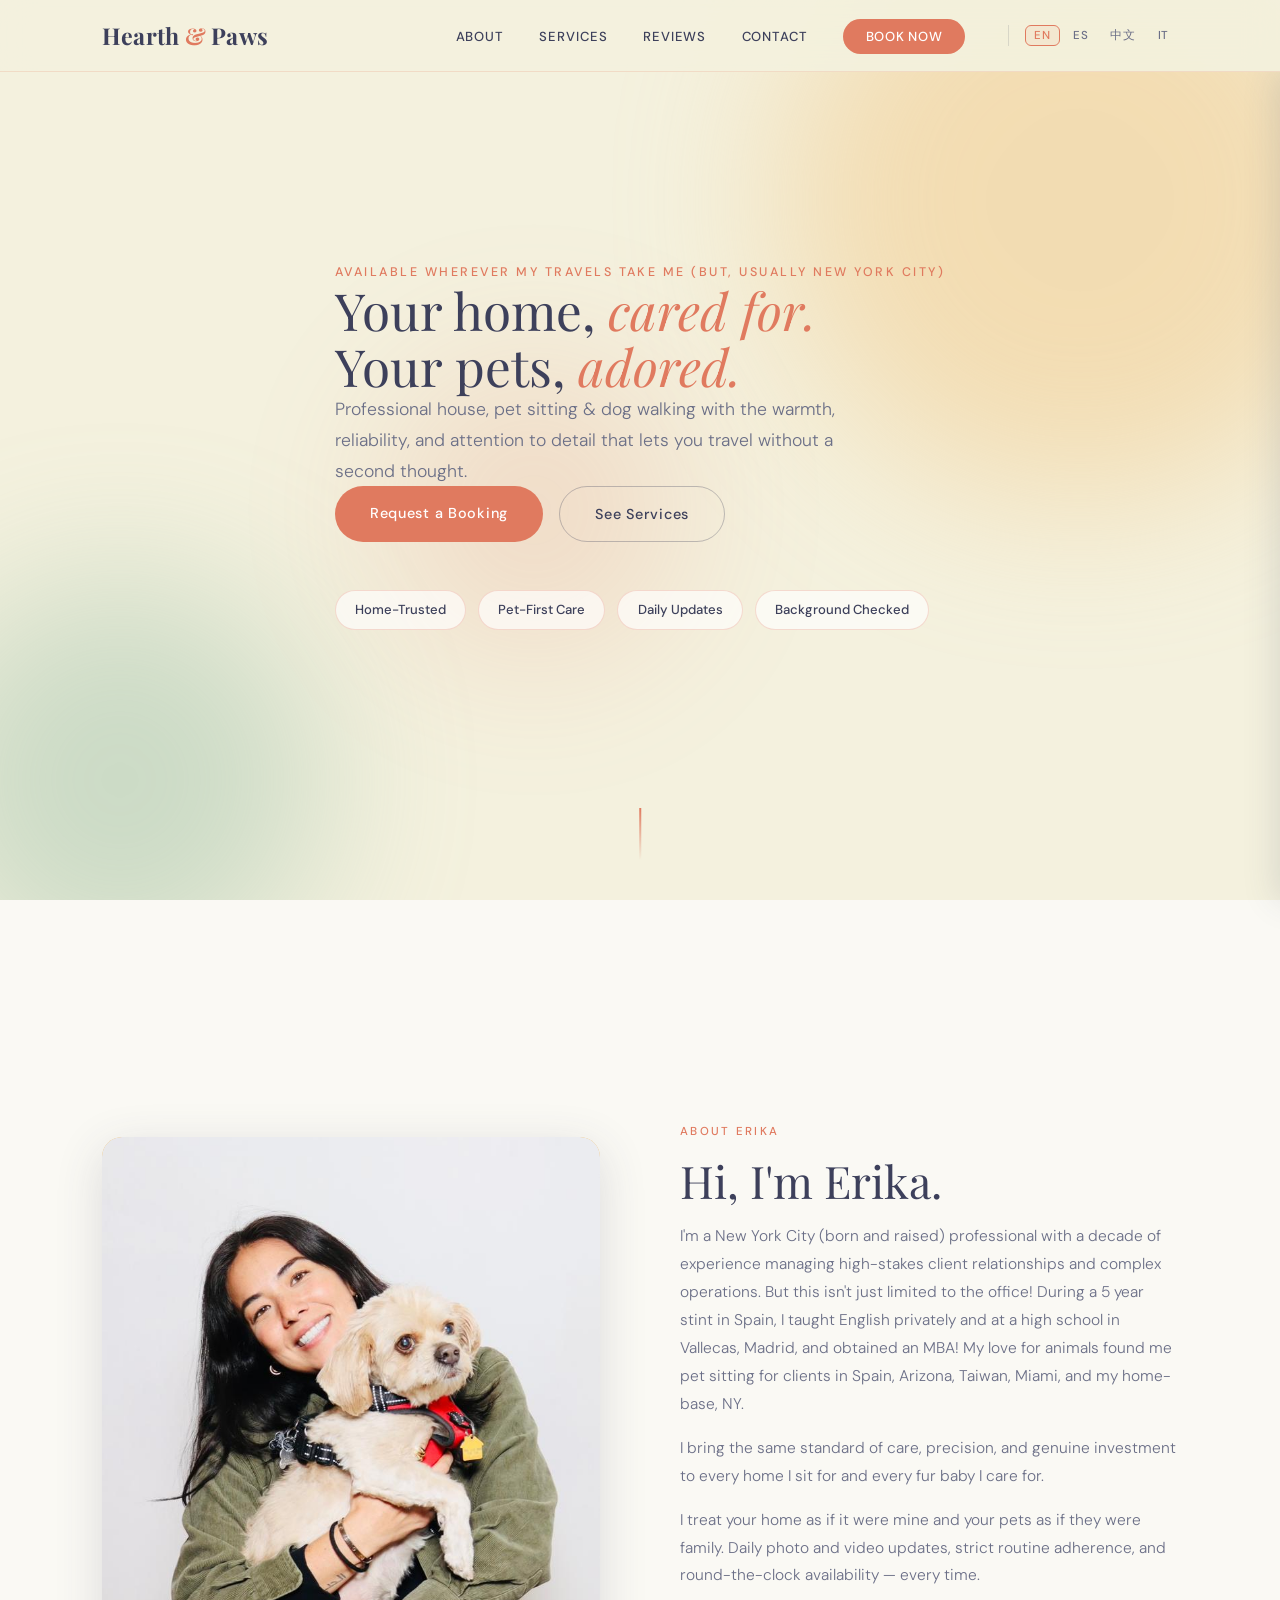
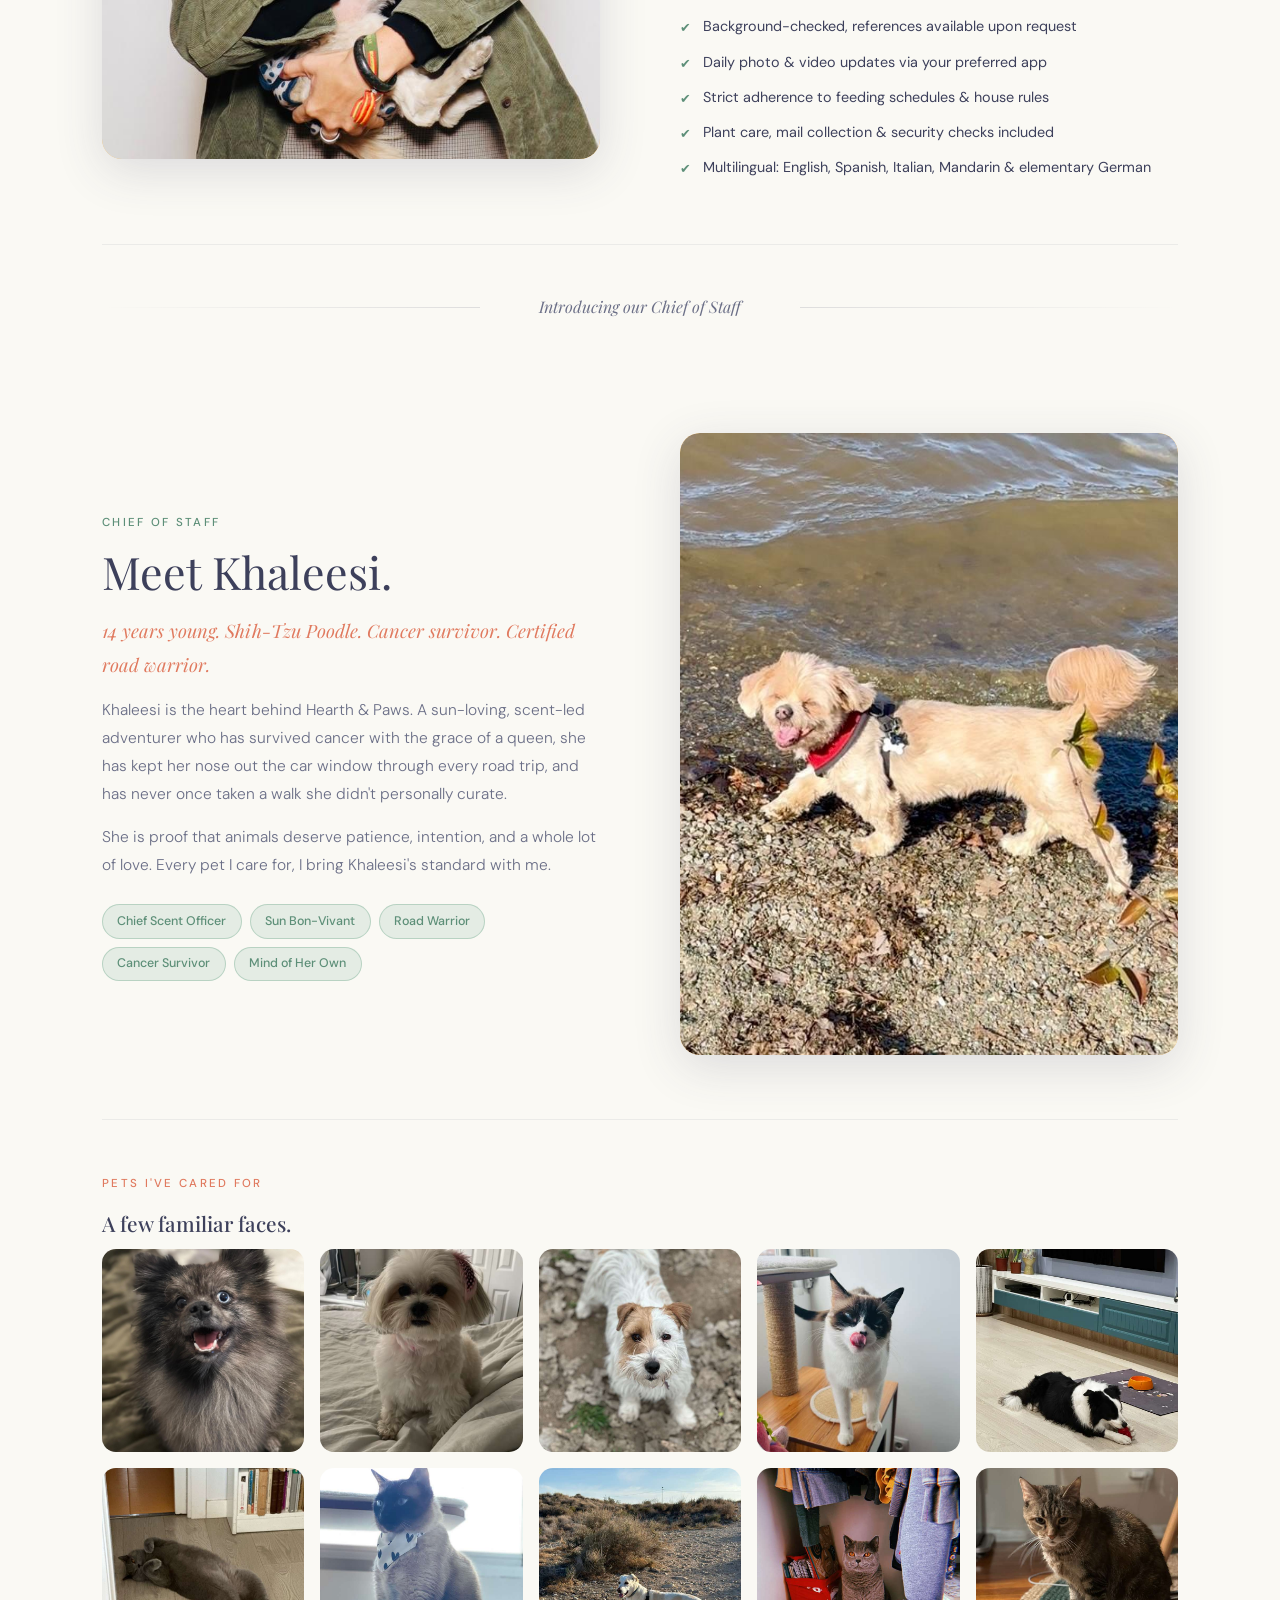
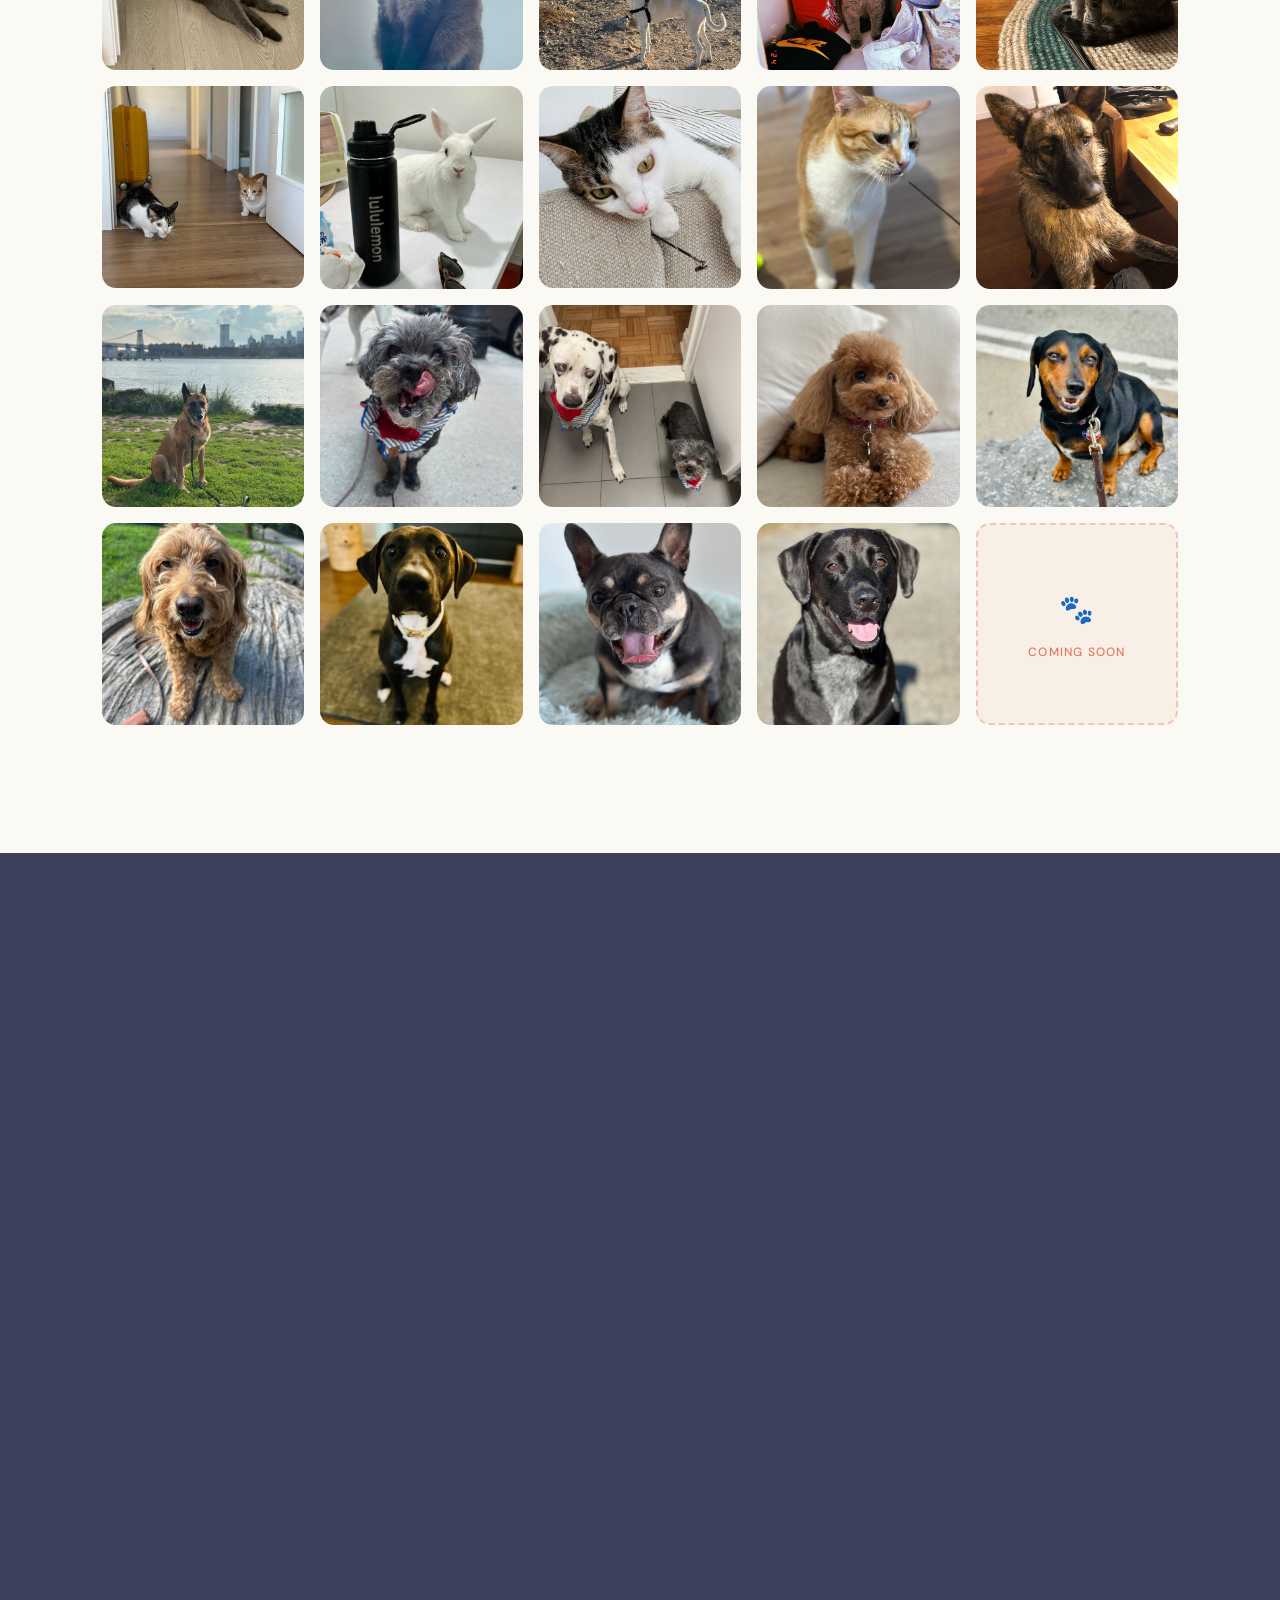
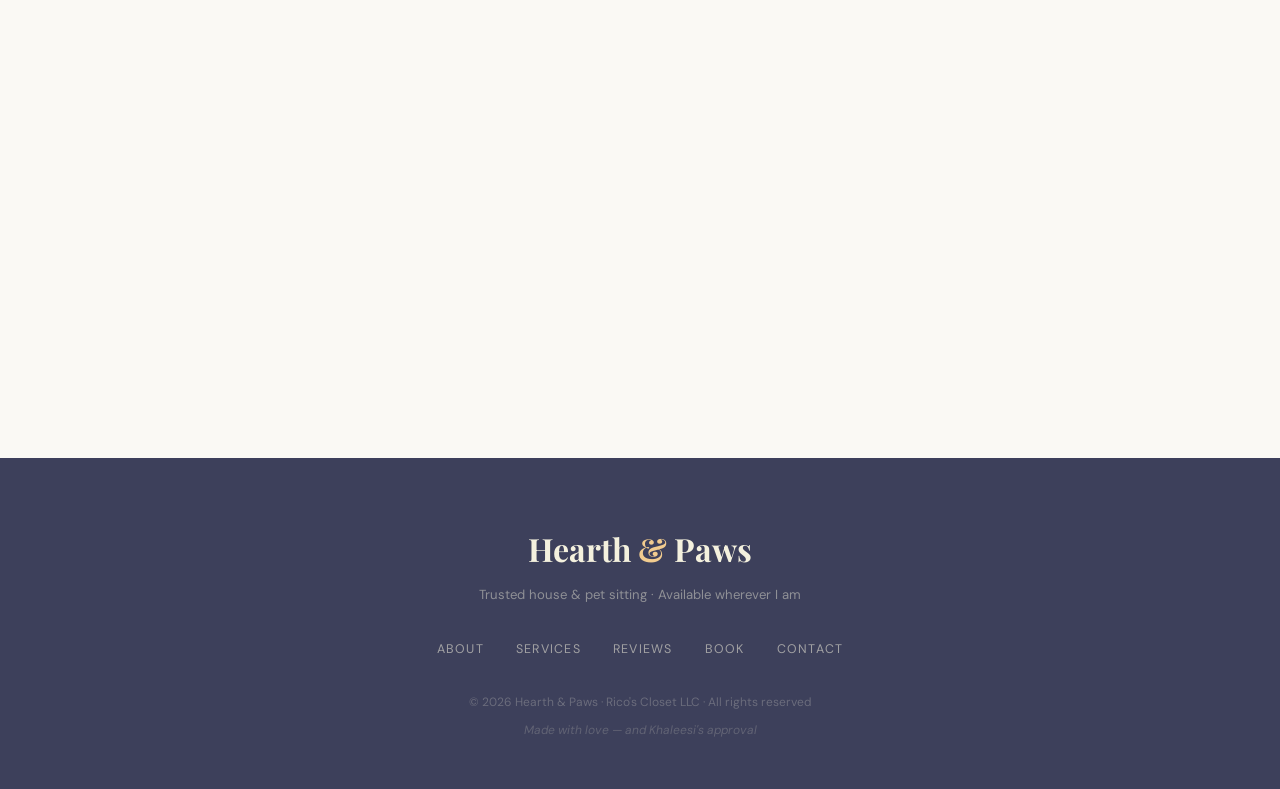
<file: index.html>
<!DOCTYPE html>
<html lang="en">
<head>
  <meta charset="UTF-8" />
  <meta name="viewport" content="width=device-width, initial-scale=1.0" />
  <title>Hearth & Paws — House & Pet Sitting by Erika</title>
  <meta name="description" content="Professional house and pet sitting in NYC & Miami. Trusted, caring, and detail-oriented. Meet Erika — and her Chief of Staff, Khaleesi." />
  <link rel="preconnect" href="https://fonts.googleapis.com">
  <link rel="preconnect" href="https://fonts.gstatic.com" crossorigin>
  <link href="https://fonts.googleapis.com/css2?family=Playfair+Display:ital,wght@0,400;0,500;0,700;1,400;1,500&family=DM+Sans:wght@300;400;500&display=swap" rel="stylesheet">
  <link rel="stylesheet" href="css/style.css" />
  <link rel="stylesheet" href="css/lang.css" />
  <link rel="manifest" href="/manifest.json">
  <link rel="apple-touch-icon" href="/icons/apple-touch-icon.png">
  <meta name="theme-color" content="#e07a5f">
</head>
<body>

  <!-- NAV -->
  <header class="nav-wrap" id="navWrap">
    <nav class="nav container">
      <a href="#home" class="nav-logo">Hearth <em>&</em> Paws</a>
      <ul class="nav-links">
        <li><a href="#about"    data-section="about"   ><span id="t-nav-about">About</span></a></li>
        <li><a href="#services" data-section="services"><span id="t-nav-services">Services</span></a></li>
        <li><a href="#reviews"  data-section="reviews" ><span id="t-nav-reviews">Reviews</span></a></li>
        <li><a href="#contact"  data-section="contact" ><span id="t-nav-contact">Contact</span></a></li>
        <li><a href="#book" class="nav-book" id="t-nav-book">Book Now</a></li>
        <li class="lang-switcher">
          <button class="lang-btn active" data-lang="en">EN</button>
          <button class="lang-btn" data-lang="es">ES</button>
          <button class="lang-btn" data-lang="zh">中文</button>
          <button class="lang-btn" data-lang="it">IT</button>
        </li>
      </ul>
      <button class="hamburger" id="hamburger" aria-label="Open menu">
        <span></span><span></span><span></span>
      </button>
    </nav>
  </header>

  <!-- MOBILE DRAWER -->
  <div class="drawer" id="drawer">
    <button class="drawer-close" id="drawerClose">✕</button>
    <a href="#about"    class="drawer-link" onclick="closeDrawer()"><span id="t-drawer-about">About</span></a>
    <a href="#services" class="drawer-link" onclick="closeDrawer()"><span id="t-drawer-services">Services</span></a>
    <a href="#reviews"  class="drawer-link" onclick="closeDrawer()"><span id="t-drawer-reviews">Reviews</span></a>
    <a href="#contact"  class="drawer-link" onclick="closeDrawer()"><span id="t-drawer-contact">Contact</span></a>
    <a href="#book"     class="drawer-link drawer-book" onclick="closeDrawer()"><span id="t-drawer-book">Book Now</span></a>
    <div class="drawer-lang">
      <button class="lang-btn active" data-lang="en">EN</button>
      <button class="lang-btn" data-lang="es">ES</button>
      <button class="lang-btn" data-lang="zh">中文</button>
      <button class="lang-btn" data-lang="it">IT</button>
    </div>
  </div>
  <div class="drawer-overlay" id="drawerOverlay" onclick="closeDrawer()"></div>

  <!-- SECTION: HOME -->
  <section class="page-section hero-section" id="home">
    <div class="hero-bg">
      <div class="orb orb-1"></div>
      <div class="orb orb-2"></div>
      <div class="orb orb-3"></div>
    </div>
    <div class="hero-inner container">
      <div class="hero-text">
        <p class="eyebrow animate-1" id="t-hero-location">Available Wherever My Travels Take Me (but, usually New York City)</p>
        <h1 class="animate-2" id="t-hero-h1">Your home, <em>cared for.</em><br>Your pets, <em>adored.</em></h1>
        <p class="hero-lead animate-3" id="t-hero-lead">Professional house, pet sitting &amp; dog walking with the warmth, reliability, and attention to detail that lets you travel without a second thought.</p>
        <div class="hero-actions animate-4">
          <a href="#book"     class="btn-primary" id="t-hero-btn1">Request a Booking</a>
          <a href="#services" class="btn-outline"  id="t-hero-btn2">See Services</a>
        </div>
      </div>
      <div class="hero-pills animate-5">
        <div class="pill" id="t-pill-1">Home-Trusted</div>
        <div class="pill" id="t-pill-2">Pet-First Care</div>
        <div class="pill" id="t-pill-3">Daily Updates</div>
        <div class="pill" id="t-pill-4">Background Checked</div>
      </div>
    </div>
    <a href="#about" class="scroll-cue" aria-label="Scroll"><span></span></a>
  </section>

  <!-- SECTION: ABOUT -->
  <section class="page-section about-section" id="about">
    <div class="container">

      <!-- Erika -->
      <div class="about-block reveal">
        <div class="about-photo-col">
          <div class="photo-frame">
            <img src="images/erika.jpg.jpeg" alt="Erika H." />
            <div class="photo-fallback" style="display:none">Erika's Photo</div>
          </div>
        </div>
        <div class="about-text-col">
          <span class="section-tag" id="t-about-tag">About Erika</span>
          <h2 id="t-about-h2">Hi, I'm Erika.</h2>
          <p id="t-about-p1">I'm a New York City (born and raised) professional with a decade of experience managing high-stakes client relationships and complex operations. But this isn't just limited to the office! During a 5 year stint in Spain, I taught English privately and at a high school in Vallecas, Madrid, and obtained an MBA! My love for animals found me pet sitting for clients in Spain, Arizona, Taiwan, Miami, and my home-base, NY.</p>
          <p id="t-about-p2">I bring the same standard of care, precision, and genuine investment to every home I sit for and every fur baby I care for.</p>
          <p id="t-about-p3">I treat your home as if it were mine and your pets as if they were family. Daily photo and video updates, strict routine adherence, and round-the-clock availability — every time.</p>
          <ul class="about-list">
            <li id="t-about-li1">Background-checked, references available upon request</li>
            <li id="t-about-li2">Daily photo &amp; video updates via your preferred app</li>
            <li id="t-about-li3">Strict adherence to feeding schedules &amp; house rules</li>
            <li id="t-about-li4">Plant care, mail collection &amp; security checks included</li>
            <li id="t-about-li5">Multilingual: English, Spanish, Italian, Mandarin &amp; elementary German</li>
          </ul>
        </div>
      </div>

      <!-- Divider -->
      <div class="section-divider reveal">
        <span id="t-divider">Introducing our Chief of Staff</span>
      </div>

      <!-- Khaleesi -->
      <div class="about-block about-block-flip reveal">
        <div class="about-text-col">
          <span class="section-tag teal-tag" id="t-k-tag">Chief of Staff</span>
          <h2 id="t-k-h2">Meet Khaleesi.</h2>
          <p class="khaleesi-intro" id="t-k-intro">14 years young. Shih-Tzu Poodle. Cancer survivor. Certified road warrior.</p>
          <p id="t-k-p1">Khaleesi is the heart behind Hearth &amp; Paws. A sun-loving, scent-led adventurer who has survived cancer with the grace of a queen, she has kept her nose out the car window through every road trip, and has never once taken a walk she didn't personally curate.</p>
          <p id="t-k-p2">She is proof that animals deserve patience, intention, and a whole lot of love. Every pet I care for, I bring Khaleesi's standard with me.</p>
          <div class="k-badges">
            <span id="t-k-b1">Chief Scent Officer</span>
            <span id="t-k-b2">Sun Bon-Vivant</span>
            <span id="t-k-b3">Road Warrior</span>
            <span id="t-k-b4">Cancer Survivor</span>
            <span id="t-k-b5">Mind of Her Own</span>
          </div>
        </div>
        <div class="about-photo-col">
          <div class="photo-frame photo-frame-warm">
            <img src="images/khaleesi.jpg.jpeg" alt="Khaleesi — Chief of Staff" />
            <div class="photo-fallback" style="display:none">Khaleesi's Photo</div>
          </div>
        </div>
      </div>

      <!-- Gallery -->
      <div class="gallery-block reveal">
        <span class="section-tag" id="t-gallery-tag">Pets I've Cared For</span>
        <h3 id="t-gallery-h3">A few familiar faces.</h3>
        <div class="gallery-grid">
          <div class="gallery-item"><img src="images/pet-1.jpg.jpeg"  alt="Pet" onerror="this.parentElement.classList.add('gal-fallback')" /><div class="gal-fallback-text">Pet Photo</div></div>
          <div class="gallery-item"><img src="images/pet-2.jpg.jpeg"  alt="Pet" onerror="this.parentElement.classList.add('gal-fallback')" /><div class="gal-fallback-text">Pet Photo</div></div>
          <div class="gallery-item"><img src="images/pet-3.jpg.jpeg"  alt="Pet" onerror="this.parentElement.classList.add('gal-fallback')" /><div class="gal-fallback-text">Pet Photo</div></div>
          <div class="gallery-item"><img src="images/pet-4.jpg.jpeg"  alt="Pet" onerror="this.parentElement.classList.add('gal-fallback')" /><div class="gal-fallback-text">Pet Photo</div></div>
          <div class="gallery-item"><img src="images/pet-5.jpg.jpeg"  alt="Pet" onerror="this.parentElement.classList.add('gal-fallback')" /><div class="gal-fallback-text">Pet Photo</div></div>
          <div class="gallery-item"><img src="images/pet-6.jpg.jpeg"  alt="Pet" onerror="this.parentElement.classList.add('gal-fallback')" /><div class="gal-fallback-text">Pet Photo</div></div>
          <div class="gallery-item"><img src="images/pet-7.jpg.jpeg"  alt="Pet" onerror="this.parentElement.classList.add('gal-fallback')" /><div class="gal-fallback-text">Pet Photo</div></div>
          <div class="gallery-item"><img src="images/pet-8.jpg.jpeg"  alt="Pet" onerror="this.parentElement.classList.add('gal-fallback')" /><div class="gal-fallback-text">Pet Photo</div></div>
          <div class="gallery-item"><img src="images/pet-9.jpg.jpeg"  alt="Pet" onerror="this.parentElement.classList.add('gal-fallback')" /><div class="gal-fallback-text">Pet Photo</div></div>
          <div class="gallery-item"><img src="images/pet-10.jpg.jpeg" alt="Pet" onerror="this.parentElement.classList.add('gal-fallback')" /><div class="gal-fallback-text">Pet Photo</div></div>
          <div class="gallery-item"><img src="images/pet-11.jpg.jpeg" alt="Pet" onerror="this.parentElement.classList.add('gal-fallback')" /><div class="gal-fallback-text">Pet Photo</div></div>
          <div class="gallery-item"><img src="images/pet-12.jpg.jpeg" alt="Pet" onerror="this.parentElement.classList.add('gal-fallback')" /><div class="gal-fallback-text">Pet Photo</div></div>
          <div class="gallery-item"><img src="images/pet-13.jpg.jpeg" alt="Pet" onerror="this.parentElement.classList.add('gal-fallback')" /><div class="gal-fallback-text">Pet Photo</div></div>
          <div class="gallery-item"><img src="images/pet-14.jpg.jpeg" alt="Pet" onerror="this.parentElement.classList.add('gal-fallback')" /><div class="gal-fallback-text">Pet Photo</div></div>
          <div class="gallery-item"><img src="images/pet-15.jpg.jpeg" alt="Pet" onerror="this.parentElement.classList.add('gal-fallback')" /><div class="gal-fallback-text">Pet Photo</div></div>
          <div class="gallery-item"><img src="images/pet-16.jpg.jpeg" alt="Pet" onerror="this.parentElement.classList.add('gal-fallback')" /><div class="gal-fallback-text">Pet Photo</div></div>
          <div class="gallery-item"><img src="images/pet-17.jpg.jpeg" alt="Pet" onerror="this.parentElement.classList.add('gal-fallback')" /><div class="gal-fallback-text">Pet Photo</div></div>
          <div class="gallery-item"><img src="images/pet-18.jpg.jpeg" alt="Pet" onerror="this.parentElement.classList.add('gal-fallback')" /><div class="gal-fallback-text">Pet Photo</div></div>
          <div class="gallery-item"><img src="images/pet-19.jpg.jpeg" alt="Pet" onerror="this.parentElement.classList.add('gal-fallback')" /><div class="gal-fallback-text">Pet Photo</div></div>
          <div class="gallery-item"><img src="images/pet-20.jpg.jpeg" alt="Pet" onerror="this.parentElement.classList.add('gal-fallback')" /><div class="gal-fallback-text">Pet Photo</div></div>
          <div class="gallery-item"><img src="images/pet-21.jpg.jpeg" alt="Pet" onerror="this.parentElement.classList.add('gal-fallback')" /><div class="gal-fallback-text">Pet Photo</div></div>
          <div class="gallery-item"><img src="images/pet-22.jpg.jpeg" alt="Pet" onerror="this.parentElement.classList.add('gal-fallback')" /><div class="gal-fallback-text">Pet Photo</div></div>
          <div class="gallery-item"><img src="images/pet-23.jpg.jpeg" alt="Pet" onerror="this.parentElement.classList.add('gal-fallback')" /><div class="gal-fallback-text">Pet Photo</div></div>
          <div class="gallery-item"><img src="images/pet-24.jpg.jpeg" alt="Pet" onerror="this.parentElement.classList.add('gal-fallback')" /><div class="gal-fallback-text">Pet Photo</div></div>
          <div class="gallery-coming-soon"><span>🐾</span><p class="t-coming-soon-dup">Coming Soon</p></div>
        </div>
      </div>

    </div>
  </section>

  <!-- SECTION: SERVICES -->
  <section class="page-section services-section" id="services">
    <div class="container">
      <div class="section-header reveal">
        <span class="section-tag" id="t-svc-tag">What I Offer</span>
        <h2 id="t-svc-h2">Services &amp; Pricing*</h2>
        <p class="section-lead" id="t-svc-lead">All overnight services include daily photo/video updates, plant care, mail collection, and 24/7 availability. Based in NYC — and available wherever my travels take me. Reach out to check availability for your location; I may be where you need me, worldwide!<br><br>*Please inquire directly if your dog is over 50 lbs for any of the services below.</p>
      </div>
      <div class="services-grid">

        <div class="svc-card reveal">
          <div class="svc-num">01</div>
          <h3 id="t-svc1-h">Overnight House Sitting</h3>
          <p id="t-svc1-p">I stay in your home overnight, maintaining your full routine — feeding, walks, playtime, and security checks.</p>
          <small class="svc-note" id="t-svc1-note">*Pricing subject to change based on animal's size and needs.</small>
          <div class="svc-price"><span id="t-svc1-price">From $75</span> <em id="t-svc1-unit">/ night</em></div>
          <a href="#book" class="btn-svc t-btn-book">Book This</a>
        </div>

        <div class="svc-card svc-featured reveal">
          <div class="svc-badge" id="t-badge-popular">Most Popular</div>
          <div class="svc-num">02</div>
          <h3 id="t-svc2-h">Extended Stay</h3>
          <p id="t-svc2-p">6+ night stays with full home management — pet care, plant watering, mail, and daily check-ins with you.</p>
          <div class="svc-price"><span id="t-svc2-price">From $65</span> <em id="t-svc2-unit">/ night</em></div>
          <a href="#book" class="btn-svc t-btn-book">Book This</a>
        </div>

        <div class="svc-card reveal">
          <div class="svc-num">03</div>
          <h3 id="t-svc3-h">Drop-In Visit</h3>
          <p id="t-svc3-p">30–60 minute visits for feeding, a walk, or a home check. Pricing based on location.</p>
          <div class="svc-price"><span id="t-svc3-price">From $30</span> <em id="t-svc3-unit">/ visit</em></div>
          <a href="#book" class="btn-svc t-btn-book">Book This</a>
        </div>

        <div class="svc-card reveal">
          <div class="svc-num">04</div>
          <h3 id="t-svc4-h">Dog Walking</h3>
          <p id="t-svc4-p">30 or 60-minute walks with a post-walk report card and photo update sent straight to you.</p>
          <div class="svc-price"><span id="t-svc4-price">From $25</span> <em id="t-svc4-unit">/ walk</em></div>
          <a href="#book" class="btn-svc t-btn-book">Book This</a>
        </div>

        <div class="svc-card reveal">
          <div class="svc-num">05</div>
          <h3 id="t-svc5-h">Home Watch</h3>
          <p id="t-svc5-p">Regular home checks, mail collection, plant watering, and security walkthroughs. No pets required.</p>
          <div class="svc-price"><span id="t-svc5-price">From $40</span> <em id="t-svc5-unit">/ visit</em></div>
          <a href="#book" class="btn-svc t-btn-book">Book This</a>
        </div>

        <div class="svc-card svc-custom reveal">
          <div class="svc-num">06</div>
          <h3 id="t-svc6-h">Custom Package</h3>
          <p id="t-svc6-p">Unique needs? Let's build something around your schedule, pets, and home.</p>
          <div class="svc-price"><span id="t-svc6-price">Custom Pricing</span></div>
          <a href="#contact" class="btn-svc" id="t-btn-get-touch">Get in Touch</a>
        </div>

      </div>
    </div>
  </section>

  <!-- SECTION: REVIEWS -->
  <section class="page-section reviews-section" id="reviews">
    <div class="container">
      <div class="section-header reveal">
        <span class="section-tag" id="t-rev-tag">Client Reviews</span>
        <h2 id="t-rev-h2">What Clients Say</h2>
        <p class="section-lead" id="t-rev-lead">All reviews are submitted by verified clients and approved before appearing here.</p>
      </div>
      <div class="reviews-grid" id="reviewsGrid"></div>
      <div class="review-invite reveal">
        <p id="t-rev-invite">Had a great experience? I'd genuinely love to hear from you.</p>
        <a href="#leave-review" class="btn-primary" id="t-rev-btn">Leave a Review</a>
      </div>
    </div>
  </section>

  <!-- LEAVE A REVIEW -->
  <section class="leave-review-section" id="leave-review">
    <div class="container">
      <div class="section-header reveal">
        <span class="section-tag" id="t-lr-tag">Share Your Experience</span>
        <h2 id="t-lr-h2">Leave a Review</h2>
        <p class="section-lead" id="t-lr-lead">Submitted reviews are held for approval before appearing publicly.</p>
      </div>
      <form class="the-form reveal" name="review-submission" method="POST" data-netlify="true" netlify-honeypot="bot-field" id="reviewForm">
        <input type="hidden" name="form-name" value="review-submission" />
        <p style="display:none"><label>Skip: <input name="bot-field" /></label></p>
        <div class="form-row">
          <div class="form-group">
            <label id="t-lr-name">Your Name *</label>
            <input type="text" name="reviewer_name" required placeholder="Jane D." />
          </div>
          <div class="form-group">
            <label id="t-lr-svc">Service Used *</label>
            <select name="service_used" required>
              <option value="" id="t-lr-select">Select a service</option>
              <option>Overnight House Sitting</option>
              <option>Extended Stay (5+ nights)</option>
              <option>Drop-In Visit</option>
              <option>Dog Walking</option>
              <option>Home Watch (No Pets)</option>
              <option>Custom Package</option>
            </select>
          </div>
        </div>
        <div class="form-group">
          <label id="t-lr-overall">Overall Rating *</label>
          <div class="star-row" data-field="overall_rating"><span data-val="1">★</span><span data-val="2">★</span><span data-val="3">★</span><span data-val="4">★</span><span data-val="5">★</span></div>
          <input type="hidden" name="overall_rating" required />
        </div>
        <div class="ratings-block">
          <p class="ratings-label" id="t-lr-areas">Rate each area</p>
          <div class="ratings-grid">
            <div class="rating-row"><label id="t-lr-r1">Home Cleanliness</label><div class="star-row" data-field="cleanliness"><span data-val="1">★</span><span data-val="2">★</span><span data-val="3">★</span><span data-val="4">★</span><span data-val="5">★</span></div><input type="hidden" name="cleanliness"/></div>
            <div class="rating-row"><label id="t-lr-r2">Communication &amp; Updates</label><div class="star-row" data-field="communication"><span data-val="1">★</span><span data-val="2">★</span><span data-val="3">★</span><span data-val="4">★</span><span data-val="5">★</span></div><input type="hidden" name="communication"/></div>
            <div class="rating-row"><label id="t-lr-r3">Adherence to House Rules</label><div class="star-row" data-field="house_rules"><span data-val="1">★</span><span data-val="2">★</span><span data-val="3">★</span><span data-val="4">★</span><span data-val="5">★</span></div><input type="hidden" name="house_rules"/></div>
            <div class="rating-row"><label id="t-lr-r4">Pet &amp; Feeding Care</label><div class="star-row" data-field="pet_care"><span data-val="1">★</span><span data-val="2">★</span><span data-val="3">★</span><span data-val="4">★</span><span data-val="5">★</span></div><input type="hidden" name="pet_care"/></div>
            <div class="rating-row"><label id="t-lr-r5">Punctuality &amp; Reliability</label><div class="star-row" data-field="punctuality"><span data-val="1">★</span><span data-val="2">★</span><span data-val="3">★</span><span data-val="4">★</span><span data-val="5">★</span></div><input type="hidden" name="punctuality"/></div>
            <div class="rating-row"><label id="t-lr-r6">Safety &amp; Security</label><div class="star-row" data-field="safety"><span data-val="1">★</span><span data-val="2">★</span><span data-val="3">★</span><span data-val="4">★</span><span data-val="5">★</span></div><input type="hidden" name="safety"/></div>
            <div class="rating-row"><label id="t-lr-r7">Plant Care (if applicable)</label><div class="star-row" data-field="plant_care"><span data-val="1">★</span><span data-val="2">★</span><span data-val="3">★</span><span data-val="4">★</span><span data-val="5">★</span></div><input type="hidden" name="plant_care"/></div>
            <div class="rating-row"><label id="t-lr-r8">Stayed for Agreed Time</label><div class="star-row" data-field="time_kept"><span data-val="1">★</span><span data-val="2">★</span><span data-val="3">★</span><span data-val="4">★</span><span data-val="5">★</span></div><input type="hidden" name="time_kept"/></div>
            <div class="rating-row"><label id="t-lr-r9">No Unauthorized Guests</label><div class="star-row" data-field="no_guests"><span data-val="1">★</span><span data-val="2">★</span><span data-val="3">★</span><span data-val="4">★</span><span data-val="5">★</span></div><input type="hidden" name="no_guests"/></div>
            <div class="rating-row"><label id="t-lr-r10">Would Recommend</label><div class="star-row" data-field="would_recommend"><span data-val="1">★</span><span data-val="2">★</span><span data-val="3">★</span><span data-val="4">★</span><span data-val="5">★</span></div><input type="hidden" name="would_recommend"/></div>
          </div>
        </div>
        <div class="form-group">
          <label id="t-lr-review">Your Review *</label>
          <textarea name="review_text" rows="5" required placeholder="Tell others about your experience..."></textarea>
        </div>
        <div class="form-group">
          <label id="t-lr-pets">Pet Name(s) <span class="optional t-lr-optional">optional</span></label>
          <input type="text" name="pet_names" placeholder="e.g. Mango &amp; Biscuit" />
        </div>
        <button type="submit" class="btn-primary" id="t-lr-submit">Submit Review</button>
        <p class="form-note" id="t-lr-note">Reviews are approved before appearing publicly. Thank you!</p>
      </form>
      <div class="success-card" id="reviewSuccess" style="display:none">
        <div class="s-icon">🐾</div>
        <h3 id="t-lr-success-h">Thank you!</h3>
        <p id="t-lr-success-p">Your review will appear once approved. I truly appreciate it.</p>
      </div>
    </div>
  </section>

  <!-- SECTION: CONTACT -->
  <section class="page-section contact-section" id="contact">
    <div class="container contact-grid">
      <div class="contact-left reveal">
        <span class="section-tag" id="t-con-tag">Get in Touch</span>
        <h2 id="t-con-h2">Have a question first?</h2>
        <p id="t-con-p">I'm always happy to chat before you book — about your pets, your home, your routines, or anything else. Reach out anytime.</p>
        <div class="contact-details">
          <a href="mailto:erikashnyc@proton.me" class="contact-item"><span>📧</span><span>erikashnyc@proton.me</span></a>
          <a href="tel:+17864710638" class="contact-item"><span>📞</span><span>+1 (786) 471-0638</span></a>
        </div>
      </div>
      <div class="contact-right">
        <form class="the-form reveal" name="contact-inquiry" method="POST" data-netlify="true" netlify-honeypot="bot-field" id="contactForm">
          <input type="hidden" name="form-name" value="contact-inquiry" />
          <p style="display:none"><label>Skip: <input name="bot-field" /></label></p>
          <div class="form-group"><label id="t-con-name">Your Name *</label><input type="text" name="name" required placeholder="Your name" /></div>
          <div class="form-group"><label id="t-con-email">Email *</label><input type="email" name="email" required placeholder="your@email.com" /></div>
          <div class="form-group"><label id="t-con-msg">Message *</label><textarea name="message" rows="5" required placeholder="Ask me anything..."></textarea></div>
          <button type="submit" class="btn-primary" id="t-con-send">Send Message</button>
        </form>
        <div class="success-card" id="contactSuccess" style="display:none">
          <div class="s-icon">💌</div>
          <h3 id="t-con-success-h">Message sent!</h3>
          <p id="t-con-success-p">I'll reply within a few hours.</p>
        </div>
      </div>
    </div>
  </section>

  <!-- SECTION: BOOK -->
  <section class="page-section book-section" id="book">
    <div class="container">
      <div class="section-header reveal">
        <span class="section-tag" id="t-book-tag">Book a Service</span>
        <h2 id="t-book-h2">Request a Booking</h2>
        <p class="section-lead" id="t-book-lead">Fill out the form and I'll get back to you within 24 hours. No payment collected here.</p>
      </div>
      <form class="the-form booking-form reveal" name="booking-request" method="POST" data-netlify="true" netlify-honeypot="bot-field" id="bookingForm">
        <input type="hidden" name="form-name" value="booking-request" />
        <p style="display:none"><label>Skip: <input name="bot-field" /></label></p>
        <div class="form-row">
          <div class="form-group"><label id="t-book-name">Full Name *</label><input type="text" name="name" required placeholder="Your full name" /></div>
          <div class="form-group"><label id="t-book-email">Email Address *</label><input type="email" name="email" required placeholder="your@email.com" /></div>
        </div>
        <div class="form-row">
          <div class="form-group"><label id="t-book-phone">Phone Number</label><input type="tel" name="phone" placeholder="+1 (555) 000-0000" /></div>
          <div class="form-group"><label id="t-book-loc">Location / Neighborhood *</label><input type="text" name="location" required placeholder="e.g. Upper West Side, NYC" /></div>
        </div>
        <div class="form-row">
          <div class="form-group">
            <label id="t-book-svc">Service Requested *</label>
            <select name="service" required>
              <option value="">Select a service</option>
              <option>Overnight House Sitting</option>
              <option>Extended Stay (5+ nights)</option>
              <option>Drop-In Visit</option>
              <option>Dog Walking</option>
              <option>Home Watch (No Pets)</option>
              <option>Custom Package</option>
            </select>
          </div>
          <div class="form-group">
            <label id="t-book-pets">Number of Pets</label>
            <select name="num_pets">
              <option value="0">No pets</option>
              <option value="1">1</option><option value="2">2</option>
              <option value="3">3</option><option value="4+">4 or more</option>
            </select>
          </div>
        </div>
        <div class="form-row">
          <div class="form-group"><label id="t-book-start">Start Date *</label><input type="date" name="start_date" required /></div>
          <div class="form-group"><label id="t-book-end">End Date *</label><input type="date" name="end_date" required /></div>
        </div>
        <div class="form-group">
          <label id="t-book-details">Pet Details <span class="optional" id="t-book-details-hint">breed, age, special needs</span></label>
          <input type="text" name="pet_details" placeholder="e.g. 2 dogs (Lab mix 4yr + Chihuahua 8yr), 1 cat" />
        </div>
        <div class="form-group">
          <label id="t-book-special">Special Instructions or Questions</label>
          <textarea name="special_instructions" rows="4" placeholder="Feeding schedules, medications, house rules, plant care, anything important..."></textarea>
        </div>
        <div class="checkboxes">
          <label class="cb-label"><input type="checkbox" name="meet_greet" value="yes" /> <span id="t-book-cb1">I'd like a meet &amp; greet before confirming</span></label>
          <label class="cb-label"><input type="checkbox" name="has_plants" value="yes" /> <span id="t-book-cb2">I have plants that need watering</span></label>
          <label class="cb-label"><input type="checkbox" name="mail_collection" value="yes" /> <span id="t-book-cb3">I need mail &amp; package collection</span></label>
        </div>
        <div class="form-group">
          <label id="t-book-ref">How did you hear about Hearth &amp; Paws? <span class="optional">optional</span></label>
          <select name="referral_source">
            <option value="">Select one</option>
            <option>Word of mouth / referral</option>
            <option>Google search</option>
            <option>Instagram</option>
            <option>Nextdoor</option>
            <option>Other</option>
          </select>
        </div>
        <button type="submit" class="btn-primary" id="t-book-submit">Send Booking Request</button>
        <p class="form-note" id="t-book-note">I'll be in touch within 24 hours. Can't wait to meet your home — and your pets.</p>
      </form>
      <div class="success-card" id="bookingSuccess" style="display:none">
        <div class="s-icon">🏡</div>
        <h3 id="t-book-success-h">Booking request received!</h3>
        <p id="t-book-success-p">I'll reach out within 24 hours to confirm your dates.</p>
      </div>
    </div>
  </section>

  <!-- FOOTER -->
  <footer class="footer">
    <div class="footer-inner container">
      <div class="footer-logo">Hearth <em>&</em> Paws</div>
      <p class="footer-sub" id="t-footer-sub">Trusted house &amp; pet sitting · Available wherever I am</p>
      <nav class="footer-nav">
        <a href="#about">About</a>
        <a href="#services">Services</a>
        <a href="#reviews">Reviews</a>
        <a href="#book">Book</a>
        <a href="#contact">Contact</a>
      </nav>
      <p class="footer-copy" id="t-footer-copy">© 2026 Hearth &amp; Paws · Rico's Closet LLC · All rights reserved</p>
      <p class="footer-k" id="t-footer-k">Made with love — and Khaleesi's approval</p>
    </div>
  </footer>

  <script src="js/main.js"></script>
</body>
</html>
</file>
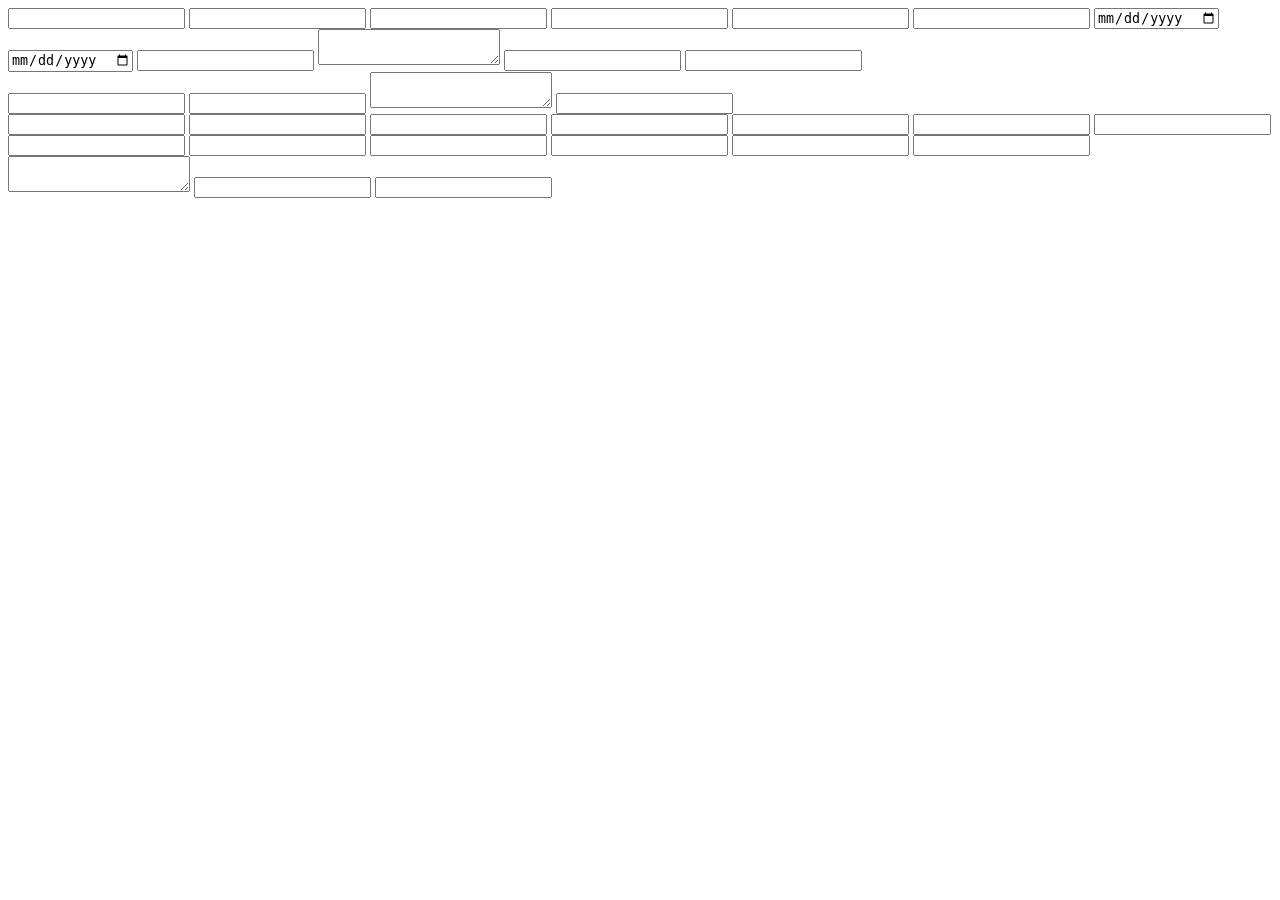
<file: netlify.html>
<!DOCTYPE html>
<html>
<body>
  <form name="booking-request" netlify netlify-honeypot="bot-field">
    <input type="text" name="name" />
    <input type="email" name="email" />
    <input type="tel" name="phone" />
    <input type="text" name="location" />
    <input type="text" name="service" />
    <input type="text" name="num_pets" />
    <input type="date" name="start_date" />
    <input type="date" name="end_date" />
    <input type="text" name="pet_details" />
    <textarea name="special_instructions"></textarea>
    <input type="text" name="referral_source" />
    <input name="bot-field" />
  </form>

  <form name="contact-inquiry" netlify netlify-honeypot="bot-field">
    <input type="text" name="name" />
    <input type="email" name="email" />
    <textarea name="message"></textarea>
    <input name="bot-field" />
  </form>

  <form name="review-submission" netlify netlify-honeypot="bot-field">
    <input type="text" name="reviewer_name" />
    <input type="text" name="service_used" />
    <input type="text" name="overall_rating" />
    <input type="text" name="cleanliness" />
    <input type="text" name="communication" />
    <input type="text" name="house_rules" />
    <input type="text" name="pet_care" />
    <input type="text" name="punctuality" />
    <input type="text" name="safety" />
    <input type="text" name="plant_care" />
    <input type="text" name="time_kept" />
    <input type="text" name="no_guests" />
    <input type="text" name="would_recommend" />
    <textarea name="review_text"></textarea>
    <input type="text" name="pet_names" />
    <input name="bot-field" />
  </form>
</body>
</html>
</file>
<file: css/style.css>
/* ── DESIGN TOKENS ─────────────────────────────────────── */
:root {
  --eggshell:    #f4f1de;
  --peach:       #e07a5f;
  --peach-dark:  #c45e43;
  --indigo:      #3d405b;
  --indigo-light:#555878;
  --teal:        #81b29a;
  --teal-dark:   #5d8f78;
  --apricot:     #f2cc8f;

  --bg:          #f4f1de;
  --bg-alt:      #faf9f4;
  --text:        #3d405b;
  --text-muted:  #6b6f87;
  --white:       #ffffff;

  --font-display: 'Playfair Display', Georgia, serif;
  --font-body:    'DM Sans', system-ui, sans-serif;

  --nav-h:   72px;
  --radius:  14px;
  --shadow:  0 4px 28px rgba(61,64,91,0.10);
  --shadow-lg: 0 12px 48px rgba(61,64,91,0.16);
  --ease:    cubic-bezier(0.25, 0.46, 0.45, 0.94);
}

/* ── RESET ───────────────────────────────────────────────── */
*, *::before, *::after { box-sizing: border-box; margin: 0; padding: 0; }
html { scroll-behavior: smooth; font-size: 16px; }
body {
  font-family: var(--font-body);
  background: var(--bg);
  color: var(--text);
  line-height: 1.7;
  overflow-x: hidden;
}
img { max-width: 100%; display: block; object-fit: cover; }
a { color: inherit; text-decoration: none; }
ul { list-style: none; }

.container {
  max-width: 1140px;
  margin: 0 auto;
  padding: 0 2rem;
}

/* ── NAV ─────────────────────────────────────────────────── */
.nav-wrap {
  position: fixed;
  top: 0; left: 0; right: 0;
  z-index: 200;
  height: var(--nav-h);
  background: rgba(244, 241, 222, 0.92);
  backdrop-filter: blur(16px);
  -webkit-backdrop-filter: blur(16px);
  border-bottom: 1px solid rgba(224, 122, 95, 0.18);
  transition: box-shadow 0.3s var(--ease);
}
.nav-wrap.scrolled {
  box-shadow: 0 2px 24px rgba(61,64,91,0.10);
}
.nav {
  height: 100%;
  display: flex;
  align-items: center;
  justify-content: space-between;
}
.nav-logo {
  font-family: var(--font-display);
  font-size: 1.45rem;
  font-weight: 700;
  color: var(--indigo);
  letter-spacing: 0.01em;
  flex-shrink: 0;
}
.nav-logo em {
  color: var(--peach);
  font-style: normal;
}
.nav-links {
  display: flex;
  align-items: center;
  gap: 2.2rem;
}
.nav-links a {
  font-size: 0.82rem;
  font-weight: 500;
  letter-spacing: 0.07em;
  text-transform: uppercase;
  color: var(--indigo);
  transition: color 0.2s;
  position: relative;
}
.nav-links a::after {
  content: '';
  position: absolute;
  bottom: -3px; left: 0; right: 0;
  height: 1.5px;
  background: var(--peach);
  transform: scaleX(0);
  transform-origin: left;
  transition: transform 0.3s var(--ease);
}
.nav-links a:hover { color: var(--peach); }
.nav-links a:hover::after { transform: scaleX(1); }
.nav-book {
  background: var(--peach) !important;
  color: var(--white) !important;
  padding: 0.55rem 1.4rem !important;
  border-radius: 50px !important;
  letter-spacing: 0.06em !important;
  transition: background 0.2s, transform 0.2s !important;
}
.nav-book::after { display: none !important; }
.nav-book:hover {
  background: var(--peach-dark) !important;
  transform: translateY(-1px);
}

/* Hamburger */
.hamburger {
  display: none;
  flex-direction: column;
  gap: 5px;
  background: none;
  border: none;
  cursor: pointer;
  padding: 4px;
}
.hamburger span {
  display: block;
  width: 24px; height: 2px;
  background: var(--indigo);
  border-radius: 2px;
  transition: all 0.3s var(--ease);
}
.hamburger.open span:nth-child(1) { transform: translateY(7px) rotate(45deg); }
.hamburger.open span:nth-child(2) { opacity: 0; }
.hamburger.open span:nth-child(3) { transform: translateY(-7px) rotate(-45deg); }

/* Mobile Drawer */
.drawer {
  position: fixed;
  top: var(--nav-h); right: 0;
  width: 280px; height: calc(100vh - var(--nav-h));
  background: var(--eggshell);
  box-shadow: -4px 0 32px rgba(61,64,91,0.15);
  z-index: 199;
  padding: 2rem 1.5rem;
  display: flex;
  flex-direction: column;
  gap: 0.25rem;
  transform: translateX(100%);
  transition: transform 0.35s var(--ease);
}
.drawer.open { transform: translateX(0); }
.drawer-close {
  position: absolute;
  top: 1rem; right: 1.25rem;
  background: none; border: none;
  font-size: 1.2rem; cursor: pointer;
  color: var(--indigo);
}
.drawer-link {
  padding: 1rem 0;
  font-size: 1rem; font-weight: 500;
  border-bottom: 1px solid rgba(61,64,91,0.1);
  color: var(--indigo);
  transition: color 0.2s;
}
.drawer-link:hover { color: var(--peach); }
.drawer-book {
  margin-top: 1.5rem;
  text-align: center;
  background: var(--peach);
  color: var(--white) !important;
  padding: 0.85rem !important;
  border-radius: 50px;
  border: none !important;
}
.drawer-overlay {
  position: fixed;
  inset: 0;
  background: rgba(61,64,91,0.4);
  z-index: 198;
  opacity: 0;
  pointer-events: none;
  transition: opacity 0.35s;
}
.drawer-overlay.show { opacity: 1; pointer-events: all; }

@media (max-width: 820px) {
  .nav-links { display: none; }
  .hamburger { display: flex; }
}

/* ── PAGE SECTIONS ───────────────────────────────────────── */
.page-section {
  min-height: 100vh;
  padding: calc(var(--nav-h) + 5rem) 0 5rem;
  display: flex;
  flex-direction: column;
  justify-content: center;
}

/* ── HERO ────────────────────────────────────────────────── */
.hero-section {
  position: relative;
  overflow: hidden;
  background: var(--eggshell);
  padding-top: var(--nav-h);
  justify-content: center;
}
.hero-bg {
  position: absolute;
  inset: 0;
  pointer-events: none;
  overflow: hidden;
}
.orb {
  position: absolute;
  border-radius: 50%;
  filter: blur(80px);
  opacity: 0.55;
}
.orb-1 {
  width: 600px; height: 600px;
  background: var(--apricot);
  top: -100px; right: -100px;
}
.orb-2 {
  width: 400px; height: 400px;
  background: var(--teal);
  bottom: -80px; left: -80px;
  opacity: 0.35;
}
.orb-3 {
  width: 300px; height: 300px;
  background: var(--peach);
  top: 40%; left: 30%;
  opacity: 0.18;
}
.hero-inner {
  position: relative;
  z-index: 1;
  display: flex;
  flex-direction: column;
  align-items: flex-start;
  gap: 3rem;
  padding-top: 4rem;
  padding-bottom: 4rem;
}
.eyebrow {
  font-size: 0.78rem;
  letter-spacing: 0.2em;
  text-transform: uppercase;
  color: var(--peach);
  font-weight: 500;
}
.hero-inner h1 {
  font-family: var(--font-display);
  font-size: clamp(2.2rem, 4vw, 3.8rem);
  font-weight: 400;
  line-height: 1.08;
  color: var(--indigo);
  max-width: 820px;
}
.hero-inner h1 em {
  color: var(--peach);
  font-style: italic;
}
.hero-lead {
  font-size: 1.1rem;
  color: var(--text-muted);
  max-width: 520px;
  font-weight: 300;
  line-height: 1.75;
}
.hero-actions {
  display: flex;
  gap: 1rem;
  flex-wrap: wrap;
}
.hero-pills {
  display: flex;
  gap: 0.75rem;
  flex-wrap: wrap;
}
.pill {
  background: rgba(255,255,255,0.65);
  border: 1px solid rgba(224,122,95,0.25);
  backdrop-filter: blur(8px);
  border-radius: 50px;
  padding: 0.5rem 1.2rem;
  font-size: 0.82rem;
  font-weight: 500;
  color: var(--indigo);
}
.scroll-cue {
  position: absolute;
  bottom: 2.5rem;
  left: 50%;
  transform: translateX(-50%);
  display: flex;
  flex-direction: column;
  align-items: center;
  z-index: 1;
}
.scroll-cue span {
  display: block;
  width: 1.5px;
  height: 52px;
  background: linear-gradient(to bottom, var(--peach), transparent);
  animation: scrollPulse 2s ease infinite;
}
@keyframes scrollPulse {
  0%, 100% { opacity: 1; transform: scaleY(1); }
  50% { opacity: 0.4; transform: scaleY(0.7); }
}

/* Stagger animations */
.animate-1, .animate-2, .animate-3, .animate-4, .animate-5 {
  opacity: 0;
  transform: translateY(24px);
  animation: fadeUp 0.8s var(--ease) forwards;
}
.animate-1 { animation-delay: 0.1s; }
.animate-2 { animation-delay: 0.25s; }
.animate-3 { animation-delay: 0.4s; }
.animate-4 { animation-delay: 0.55s; }
.animate-5 { animation-delay: 0.7s; }
@keyframes fadeUp {
  to { opacity: 1; transform: none; }
}

/* ── BUTTONS ─────────────────────────────────────────────── */
.btn-primary {
  display: inline-block;
  background: var(--peach);
  color: var(--white);
  padding: 0.9rem 2.2rem;
  border-radius: 50px;
  font-family: var(--font-body);
  font-size: 0.9rem;
  font-weight: 500;
  letter-spacing: 0.05em;
  border: none;
  cursor: pointer;
  transition: background 0.2s, transform 0.2s, box-shadow 0.2s;
}
.btn-primary:hover {
  background: var(--peach-dark);
  transform: translateY(-2px);
  box-shadow: 0 8px 24px rgba(224,122,95,0.4);
}
.btn-outline {
  display: inline-block;
  background: transparent;
  color: var(--indigo);
  padding: 0.9rem 2.2rem;
  border-radius: 50px;
  font-size: 0.9rem;
  font-weight: 500;
  letter-spacing: 0.05em;
  border: 1.5px solid rgba(61,64,91,0.3);
  cursor: pointer;
  transition: border-color 0.2s, color 0.2s;
}
.btn-outline:hover { border-color: var(--peach); color: var(--peach); }
.btn-svc {
  display: inline-block;
  font-size: 0.82rem;
  font-weight: 500;
  letter-spacing: 0.06em;
  text-transform: uppercase;
  color: var(--peach);
  margin-top: 1.2rem;
  border-bottom: 1.5px solid rgba(224,122,95,0.4);
  padding-bottom: 2px;
  transition: color 0.2s, border-color 0.2s;
}
.btn-svc:hover { color: var(--peach-dark); border-color: var(--peach-dark); }

/* ── SECTION LABELS ──────────────────────────────────────── */
.section-tag {
  display: inline-block;
  font-size: 0.72rem;
  letter-spacing: 0.2em;
  text-transform: uppercase;
  color: var(--peach);
  font-weight: 500;
  margin-bottom: 0.75rem;
}
.teal-tag { color: var(--teal-dark); }
h2 {
  font-family: var(--font-display);
  font-size: clamp(1.9rem, 3.5vw, 2.9rem);
  font-weight: 400;
  line-height: 1.2;
  color: var(--indigo);
  margin-bottom: 1rem;
}
h3 {
  font-family: var(--font-display);
  font-size: 1.3rem;
  font-weight: 500;
  color: var(--indigo);
  margin-bottom: 0.6rem;
}
.section-lead {
  font-size: 0.97rem;
  color: var(--text-muted);
  max-width: 540px;
  font-weight: 300;
  line-height: 1.75;
  margin-bottom: 3rem;
}
.section-header {
  margin-bottom: 3.5rem;
}

/* ── ABOUT SECTION ───────────────────────────────────────── */
.about-section { background: var(--bg-alt); }
.about-block {
  display: grid;
  grid-template-columns: 1fr 1fr;
  gap: 5rem;
  align-items: center;
  padding: 4rem 0;
  border-bottom: 1px solid rgba(61,64,91,0.08);
}
.about-block:last-of-type { border-bottom: none; }
.about-block-flip .about-photo-col { order: 2; }
.about-block-flip .about-text-col  { order: 1; }

/* Photo frame */
.photo-frame {
  position: relative;
  border-radius: 20px;
  overflow: hidden;
  aspect-ratio: 4/5;
  background: var(--apricot);
  box-shadow: var(--shadow-lg);
}
.photo-frame::before {
  content: '';
  position: absolute;
  inset: -3px;
  border-radius: 22px;
  background: linear-gradient(135deg, var(--peach) 0%, var(--apricot) 50%, var(--teal) 100%);
  z-index: -1;
}
.photo-frame img {
  width: 100%; height: 100%;
  object-fit: cover;
  border-radius: 20px;
}
.photo-frame-warm::before {
  background: linear-gradient(135deg, var(--apricot) 0%, var(--teal) 100%);
}
.photo-fallback {
  position: absolute;
  inset: 0;
  display: none;
  align-items: center;
  justify-content: center;
  font-size: 0.85rem;
  color: var(--text-muted);
  background: linear-gradient(135deg, var(--apricot) 0%, #e8d5a0 100%);
}
.about-text-col p {
  font-size: 0.97rem;
  color: var(--text-muted);
  margin-bottom: 1rem;
  font-weight: 300;
  line-height: 1.8;
}
.about-list {
  margin-top: 1.5rem;
  display: flex;
  flex-direction: column;
  gap: 0.65rem;
}
.about-list li {
  display: flex;
  align-items: flex-start;
  gap: 0.75rem;
  font-size: 0.9rem;
  color: var(--text);
  padding-left: 0;
}
.about-list li::before {
  content: '✔';
  color: var(--teal-dark);
  font-size: 0.8rem;
  margin-top: 3px;
  flex-shrink: 0;
}

/* Khaleesi */
.khaleesi-intro {
  font-family: var(--font-display);
  font-style: italic;
  font-size: 1.15rem !important;
  color: var(--peach) !important;
  font-weight: 400 !important;
  margin-bottom: 1rem !important;
}
.k-badges {
  display: flex;
  flex-wrap: wrap;
  gap: 0.5rem;
  margin-top: 1.5rem;
}
.k-badges span {
  background: rgba(129,178,154,0.18);
  border: 1px solid rgba(129,178,154,0.45);
  color: var(--teal-dark);
  font-size: 0.78rem;
  font-weight: 500;
  padding: 0.35rem 0.9rem;
  border-radius: 50px;
}

/* Divider */
.section-divider {
  text-align: center;
  padding: 3rem 0;
  position: relative;
}
.section-divider::before,
.section-divider::after {
  content: '';
  position: absolute;
  top: 50%;
  width: calc(50% - 160px);
  height: 1px;
  background: linear-gradient(to right, transparent, rgba(61,64,91,0.15));
}
.section-divider::before { left: 0; }
.section-divider::after  { right: 0; background: linear-gradient(to left, transparent, rgba(61,64,91,0.15)); }
.section-divider span {
  font-family: var(--font-display);
  font-style: italic;
  font-size: 1rem;
  color: var(--text-muted);
  background: var(--bg-alt);
  padding: 0 1.5rem;
  position: relative;
}

/* Gallery */
.gallery-block { padding: 3rem 0; }
.gallery-block h3 { margin-bottom: 0.5rem; }
.gallery-block > p { color: var(--text-muted); font-size: 0.9rem; margin-bottom: 2rem; }
.gallery-grid {
  display: grid;
  grid-template-columns: repeat(5, 1fr);
  gap: 1rem;
}
.gallery-item {
  border-radius: 14px;
  overflow: hidden;
  aspect-ratio: 1;
  background: var(--apricot);
  position: relative;
  transition: transform 0.3s var(--ease), box-shadow 0.3s var(--ease);
}
.gallery-item:hover { transform: translateY(-4px); box-shadow: var(--shadow-lg); }
.gallery-item img { width: 100%; height: 100%; object-fit: cover; }
.gallery-item.gal-fallback {
  display: flex;
  align-items: center;
  justify-content: center;
  background: linear-gradient(135deg, var(--apricot), #e0c080);
}
.gal-fallback-text {
  font-size: 0.78rem;
  color: var(--text-muted);
  text-align: center;
  padding: 1rem;
}
.gal-fallback-text {
  font-size: 0.78rem;
  color: var(--text-muted);
  text-align: center;
  padding: 1rem;
}

.gallery-coming-soon {
  display: flex;
  flex-direction: column;
  align-items: center;
  justify-content: center;
  background: rgba(224,122,95,0.08);
  border: 2px dashed rgba(224,122,95,0.35);
  border-radius: 14px;
  gap: 0.5rem;
}
.gallery-coming-soon span {
  font-size: 1.75rem;
}
.gallery-coming-soon p {
  font-size: 0.75rem;
  font-weight: 500;
  letter-spacing: 0.1em;
  text-transform: uppercase;
  color: var(--peach);
}

@media (max-width: 900px) {
  .about-block { grid-template-columns: 1fr; gap: 2.5rem; }
  .about-block-flip .about-photo-col { order: 1; }
  .about-block-flip .about-text-col  { order: 2; }
  .photo-frame { max-width: 380px; margin: 0 auto; }
  .gallery-grid { grid-template-columns: repeat(3, 1fr); }
}
@media (max-width: 540px) {
  .gallery-grid { grid-template-columns: repeat(2, 1fr); }
}

/* ── SERVICES SECTION ────────────────────────────────────── */
.services-section {
  background: var(--indigo);
  color: var(--eggshell);
}
.services-section .section-tag { color: var(--apricot); }
.services-section h2 { color: var(--eggshell); }
.services-section .section-lead { color: rgba(244,241,222,0.65); }
.services-grid {
  display: grid;
  grid-template-columns: repeat(3, 1fr);
  gap: 1.5rem;
}
.svc-card {
  background: rgba(255,255,255,0.06);
  border: 1px solid rgba(255,255,255,0.1);
  border-radius: var(--radius);
  padding: 2rem 1.75rem;
  position: relative;
  transition: transform 0.3s var(--ease), background 0.3s;
}
.svc-card:hover {
  transform: translateY(-4px);
  background: rgba(255,255,255,0.1);
}
.svc-num {
  font-family: var(--font-display);
  font-size: 2.5rem;
  font-weight: 700;
  color: rgba(242,204,143,0.2);
  line-height: 1;
  margin-bottom: 0.75rem;
}
.svc-card h3 {
  color: var(--eggshell);
  font-size: 1.15rem;
  margin-bottom: 0.6rem;
}
.svc-card p {
  font-size: 0.88rem;
  color: rgba(244,241,222,0.6);
  font-weight: 300;
  line-height: 1.7;
}
.svc-price {
  font-family: var(--font-display);
  font-size: 1.4rem;
  font-weight: 500;
  color: var(--apricot);
  margin-top: 1.25rem;
}
.svc-price em {
  font-size: 0.85rem;
  font-style: normal;
  color: rgba(244,241,222,0.5);
}
.svc-note {
  display: block;
  font-size: 0.72rem;
  color: rgba(244,241,222,0.45);
  font-weight: 300;
  margin-top: 0.5rem;
  line-height: 1.5;
}
.svc-card .btn-svc { color: var(--apricot); border-color: rgba(242,204,143,0.4); }
.svc-card .btn-svc:hover { color: var(--eggshell); border-color: var(--eggshell); }
.svc-featured {
  background: rgba(224,122,95,0.2);
  border-color: rgba(224,122,95,0.4);
}
.svc-badge {
  position: absolute;
  top: 1rem; right: 1rem;
  background: var(--peach);
  color: var(--white);
  font-size: 0.68rem;
  font-weight: 500;
  letter-spacing: 0.08em;
  text-transform: uppercase;
  padding: 0.3rem 0.75rem;
  border-radius: 50px;
}
.svc-custom {
  background: rgba(129,178,154,0.15);
  border-color: rgba(129,178,154,0.3);
}
@media (max-width: 900px) {
  .services-grid { grid-template-columns: repeat(2, 1fr); }
}
@media (max-width: 560px) {
  .services-grid { grid-template-columns: 1fr; }
}

/* ── REVIEWS SECTION ─────────────────────────────────────── */
.reviews-section { background: var(--bg); }
.reviews-grid {
  display: grid;
  grid-template-columns: repeat(3, 1fr);
  gap: 1.5rem;
  margin-bottom: 3rem;
}
.review-card {
  background: var(--white);
  border: 1px solid rgba(61,64,91,0.08);
  border-radius: var(--radius);
  padding: 1.75rem;
  box-shadow: var(--shadow);
  transition: transform 0.3s var(--ease);
}
.review-card:hover { transform: translateY(-3px); }
.r-stars { color: var(--peach); font-size: 1rem; letter-spacing: 2px; margin-bottom: 1rem; }
.r-text {
  font-size: 0.92rem;
  color: var(--text-muted);
  font-style: italic;
  font-weight: 300;
  line-height: 1.75;
  margin-bottom: 1.25rem;
}
.r-author { font-size: 0.85rem; font-weight: 500; color: var(--indigo); }
.r-service { font-size: 0.78rem; color: var(--peach); margin-top: 0.2rem; }
.review-invite {
  text-align: center;
  padding: 2.5rem;
  background: var(--bg-alt);
  border-radius: var(--radius);
}
.review-invite p { color: var(--text-muted); margin-bottom: 1.25rem; font-size: 0.97rem; }
@media (max-width: 900px) {
  .reviews-grid { grid-template-columns: repeat(2, 1fr); }
}
@media (max-width: 560px) {
  .reviews-grid { grid-template-columns: 1fr; }
}

/* ── LEAVE REVIEW ────────────────────────────────────────── */
.leave-review-section {
  background: var(--bg-alt);
  padding: 6rem 0;
}

/* ── CONTACT SECTION ─────────────────────────────────────── */
.contact-section { background: var(--eggshell); }
.contact-grid {
  display: grid;
  grid-template-columns: 1fr 1.3fr;
  gap: 5rem;
  align-items: start;
  width: 100%;
}
.contact-left p { color: var(--text-muted); font-weight: 300; margin-bottom: 2rem; font-size: 0.97rem; line-height: 1.8; }
.contact-details { display: flex; flex-direction: column; gap: 1rem; }
.contact-item {
  display: flex;
  align-items: center;
  gap: 0.75rem;
  font-size: 0.95rem;
  color: var(--indigo);
  transition: color 0.2s;
}
.contact-item:hover { color: var(--peach); }
.contact-right { width: 100%; }
@media (max-width: 820px) {
  .contact-grid { grid-template-columns: 1fr; gap: 2.5rem; }
}

/* ── BOOK SECTION ────────────────────────────────────────── */
.book-section { background: var(--bg-alt); }
.booking-form { max-width: 720px; }

/* ── FORMS ───────────────────────────────────────────────── */
.the-form { max-width: 720px; }
.form-row {
  display: grid;
  grid-template-columns: 1fr 1fr;
  gap: 1.25rem;
}
@media (max-width: 600px) { .form-row { grid-template-columns: 1fr; } }
.form-group {
  display: flex;
  flex-direction: column;
  margin-bottom: 1.25rem;
}
.form-group label {
  font-size: 0.8rem;
  font-weight: 500;
  letter-spacing: 0.06em;
  text-transform: uppercase;
  color: var(--indigo);
  margin-bottom: 0.55rem;
}
.optional {
  font-size: 0.72rem;
  color: var(--text-muted);
  text-transform: none;
  letter-spacing: 0;
  font-weight: 400;
}
.form-group input,
.form-group select,
.form-group textarea {
  background: var(--white);
  border: 1.5px solid rgba(61,64,91,0.15);
  border-radius: 10px;
  padding: 0.85rem 1rem;
  font-family: var(--font-body);
  font-size: 0.93rem;
  color: var(--indigo);
  outline: none;
  transition: border-color 0.2s, box-shadow 0.2s;
  width: 100%;
}
.form-group input::placeholder,
.form-group textarea::placeholder { color: rgba(61,64,91,0.35); }
.form-group input:focus,
.form-group select:focus,
.form-group textarea:focus {
  border-color: var(--peach);
  box-shadow: 0 0 0 3px rgba(224,122,95,0.12);
}
.form-group textarea { resize: vertical; min-height: 110px; }

/* Star ratings */
.star-row {
  display: flex;
  gap: 5px;
  cursor: pointer;
  margin-top: 0.25rem;
}
.star-row span {
  font-size: 1.6rem;
  color: rgba(61,64,91,0.2);
  transition: color 0.15s, transform 0.15s;
  line-height: 1;
  user-select: none;
}
.star-row span.lit,
.star-row span.hover { color: var(--peach); transform: scale(1.2); }

.ratings-block {
  background: var(--bg-alt);
  border: 1px solid rgba(61,64,91,0.08);
  border-radius: var(--radius);
  padding: 1.75rem;
  margin-bottom: 1.5rem;
}
.ratings-label {
  font-size: 0.78rem;
  font-weight: 500;
  letter-spacing: 0.1em;
  text-transform: uppercase;
  color: var(--indigo);
  margin-bottom: 1.25rem;
}
.ratings-grid {
  display: grid;
  grid-template-columns: repeat(2, 1fr);
  gap: 1.25rem;
}
.rating-row label {
  display: block;
  font-size: 0.82rem;
  color: var(--text-muted);
  margin-bottom: 0.35rem;
  font-weight: 400;
}
@media (max-width: 600px) { .ratings-grid { grid-template-columns: 1fr; } }

.checkboxes {
  display: flex;
  flex-direction: column;
  gap: 0.75rem;
  margin-bottom: 1.5rem;
}
.cb-label {
  display: flex;
  align-items: center;
  gap: 0.65rem;
  font-size: 0.9rem;
  color: var(--text-muted);
  cursor: pointer;
}
.cb-label input { accent-color: var(--peach); width: 16px; height: 16px; }
.form-note { font-size: 0.8rem; color: var(--text-muted); margin-top: 0.75rem; }

/* Success cards */
.success-card {
  text-align: center;
  padding: 3rem 2rem;
  background: var(--white);
  border: 1px solid rgba(61,64,91,0.08);
  border-radius: var(--radius);
  box-shadow: var(--shadow);
  max-width: 480px;
}
.s-icon { font-size: 2.5rem; margin-bottom: 1rem; }
.success-card h3 {
  font-family: var(--font-display);
  font-size: 1.6rem;
  font-weight: 400;
  color: var(--indigo);
  margin-bottom: 0.75rem;
}
.success-card p { font-size: 0.92rem; color: var(--text-muted); font-weight: 300; }

/* ── FOOTER ──────────────────────────────────────────────── */
.footer {
  background: var(--indigo);
  padding: 4rem 0 3rem;
  text-align: center;
}
.footer-logo {
  font-family: var(--font-display);
  font-size: 2rem;
  font-weight: 700;
  color: var(--eggshell);
  margin-bottom: 0.5rem;
}
.footer-logo em { color: var(--apricot); font-style: normal; }
.footer-sub { font-size: 0.82rem; color: rgba(244,241,222,0.45); margin-bottom: 2rem; }
.footer-nav {
  display: flex;
  justify-content: center;
  gap: 2rem;
  flex-wrap: wrap;
  margin-bottom: 2rem;
}
.footer-nav a {
  font-size: 0.78rem;
  letter-spacing: 0.1em;
  text-transform: uppercase;
  color: rgba(244,241,222,0.55);
  transition: color 0.2s;
}
.footer-nav a:hover { color: var(--apricot); }
.footer-copy { font-size: 0.75rem; color: rgba(244,241,222,0.25); margin-bottom: 0.5rem; }
.footer-k { font-size: 0.75rem; color: rgba(244,241,222,0.2); font-style: italic; }

/* ── REVEAL ANIMATIONS ───────────────────────────────────── */
.reveal {
  opacity: 0;
  transform: translateY(32px);
  transition: opacity 0.75s var(--ease), transform 0.75s var(--ease);
}
.reveal.visible { opacity: 1; transform: none; }
</file>
<file: css/lang.css>
/* ── LANGUAGE SWITCHER ───────────────────────────────────── */
.lang-switcher {
  display: flex;
  align-items: center;
  gap: 0.25rem;
  margin-left: 0.5rem;
  padding-left: 1rem;
  border-left: 1px solid rgba(61,64,91,0.15);
}
.lang-btn {
  background: none;
  border: 1.5px solid transparent;
  border-radius: 6px;
  padding: 0.25rem 0.5rem;
  font-family: 'DM Sans', sans-serif;
  font-size: 0.72rem;
  font-weight: 500;
  letter-spacing: 0.06em;
  color: #6b6f87;
  cursor: pointer;
  transition: all 0.2s;
  line-height: 1;
}
.lang-btn:hover {
  color: #e07a5f;
  border-color: rgba(224,122,95,0.3);
}
.lang-btn.active {
  color: #e07a5f;
  border-color: #e07a5f;
  background: rgba(224,122,95,0.08);
}

/* Drawer language switcher */
.drawer-lang {
  display: flex;
  gap: 0.5rem;
  margin-top: 1.5rem;
  padding-top: 1rem;
  border-top: 1px solid rgba(61,64,91,0.1);
}
.drawer-lang .lang-btn {
  flex: 1;
  text-align: center;
  padding: 0.5rem;
  border: 1.5px solid rgba(61,64,91,0.15);
  border-radius: 8px;
  font-size: 0.78rem;
}

/* Coming soon gallery boxes */
.gallery-coming-soon {
  display: flex;
  flex-direction: column;
  align-items: center;
  justify-content: center;
  background: rgba(224,122,95,0.08);
  border: 2px dashed rgba(224,122,95,0.35);
  border-radius: 14px;
  aspect-ratio: 1;
  gap: 0.5rem;
}
.gallery-coming-soon span {
  font-size: 1.75rem;
}
.gallery-coming-soon p {
  font-size: 0.75rem;
  font-weight: 500;
  letter-spacing: 0.1em;
  text-transform: uppercase;
  color: #e07a5f;
  margin: 0;
}
</file>
